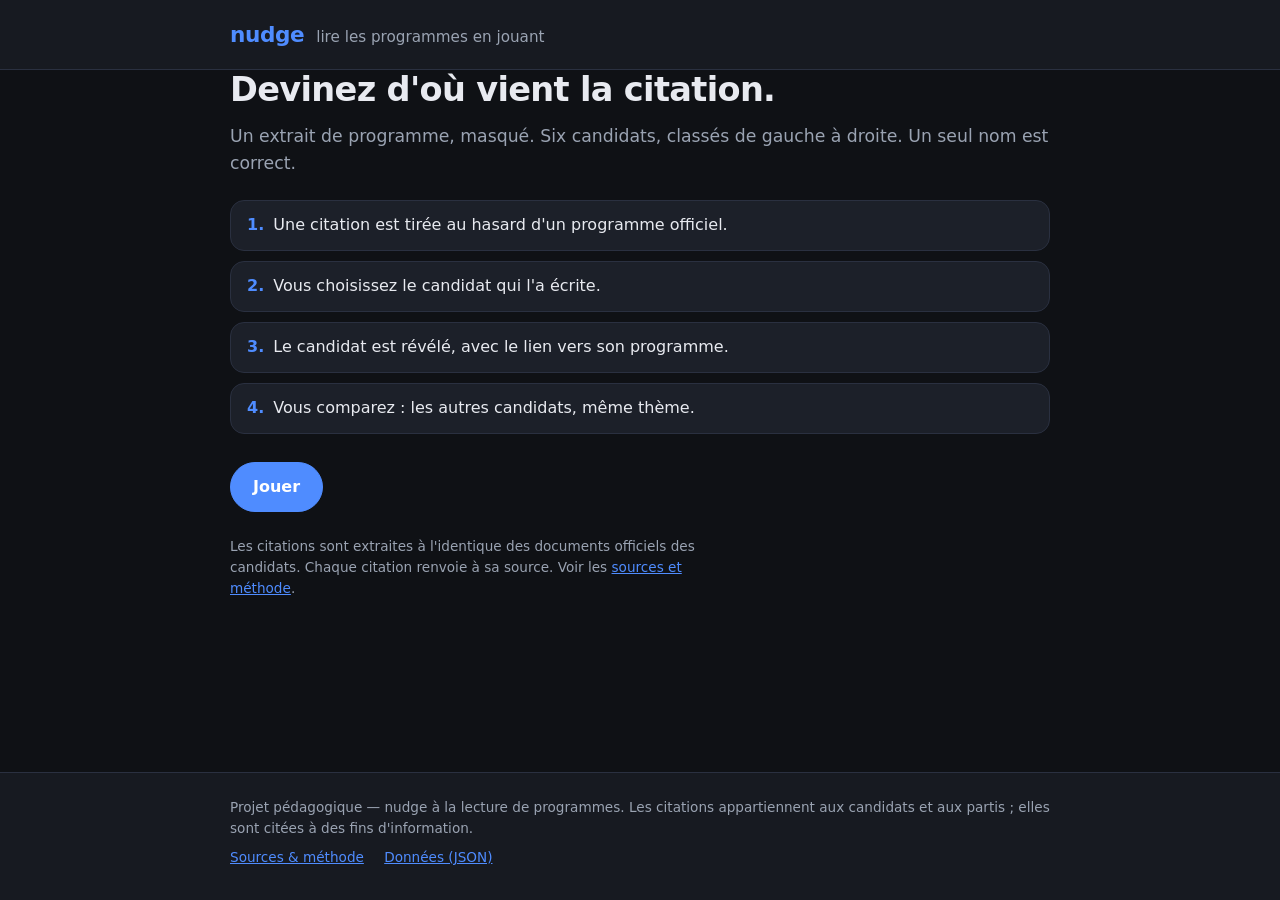
<file: index.html>
<!DOCTYPE html>
<html lang="fr">
<head>
  <meta charset="UTF-8" />
  <meta name="viewport" content="width=device-width, initial-scale=1.0" />
  <title>Nudge — lire les programmes en jouant</title>
  <meta name="description" content="Un jeu pour lire directement des extraits de programmes électoraux : devinez à quel candidat appartient chaque citation." />
  <link rel="stylesheet" href="css/style.css" />
</head>
<body>
  <header class="site-header">
    <div class="container">
      <span class="logo">nudge</span>
      <span class="tagline">lire les programmes en jouant</span>
    </div>
  </header>

  <main class="container">
    <!-- Écran d'accueil -->
    <section id="ecran-accueil" class="ecran">
      <h1>Devinez d'où vient la citation.</h1>
      <p class="lead">
        Un extrait de programme, masqué. Six candidats, classés de gauche à droite.
        Un seul nom est correct.
      </p>
      <ul class="rules">
        <li><strong>1.</strong> Une citation est tirée au hasard d'un programme officiel.</li>
        <li><strong>2.</strong> Vous choisissez le candidat qui l'a écrite.</li>
        <li><strong>3.</strong> Le candidat est révélé, avec le lien vers son programme.</li>
        <li><strong>4.</strong> Vous comparez : les autres candidats, même thème.</li>
      </ul>
      <button id="btn-jouer" class="btn btn-primary">Jouer</button>
      <p class="note">
        Les citations sont extraites à l'identique des documents officiels des candidats.
        Chaque citation renvoie à sa source. Voir les
        <a href="sources.html" target="_blank" rel="noopener">sources et méthode</a>.
      </p>
    </section>

    <!-- Écran de jeu -->
    <section id="ecran-jeu" class="ecran hidden">
      <div class="jeu-entete">
        <div class="theme-badge" id="theme-badge"></div>
        <div class="score-display" aria-live="polite">
          <span>Votre score</span>
          <strong id="score">0 / 0</strong>
        </div>
      </div>
      <blockquote class="citation" id="citation"></blockquote>
      <p class="question">À quel candidat appartient cet extrait ?</p>
      <div class="candidats" id="candidats"></div>
    </section>

    <!-- Écran de révélation / comparaison -->
    <section id="ecran-revelation" class="ecran hidden">
      <div class="reveal-head">
        <div class="reveal-meta">
          <div class="theme-badge" id="reveal-theme"></div>
          <div class="score-display" aria-live="polite">
            <span>Votre score</span>
            <strong id="score-reveal">0 / 0</strong>
          </div>
        </div>
        <p id="answer-result" class="answer-result" role="status" aria-live="polite"></p>
        <h2>Comparaison du thème</h2>
        <p class="lead">Citations et part des joueurs ayant choisi chaque candidat.</p>
      </div>
      <p id="stats-status" class="stats-status" role="status" aria-live="polite"></p>
      <div class="comparaison" id="comparaison"></div>
      <div class="actions">
        <button id="btn-retour-jeu" class="btn">Rejouer</button>
      </div>
    </section>
  </main>

  <footer class="site-footer">
    <div class="container">
      <p>
        Projet pédagogique — nudge à la lecture de programmes. Les citations appartiennent
        aux candidats et aux partis ; elles sont citées à des fins d'information.
      </p>
      <p class="footer-links">
        <a href="sources.html" target="_blank" rel="noopener">Sources &amp; méthode</a>
        <a href="data/programmes.json" target="_blank" rel="noopener">Données (JSON)</a>
      </p>
    </div>
  </footer>

  <script src="js/stats-config.js"></script>
  <script src="js/app.js"></script>
</body>
</html>
</file>
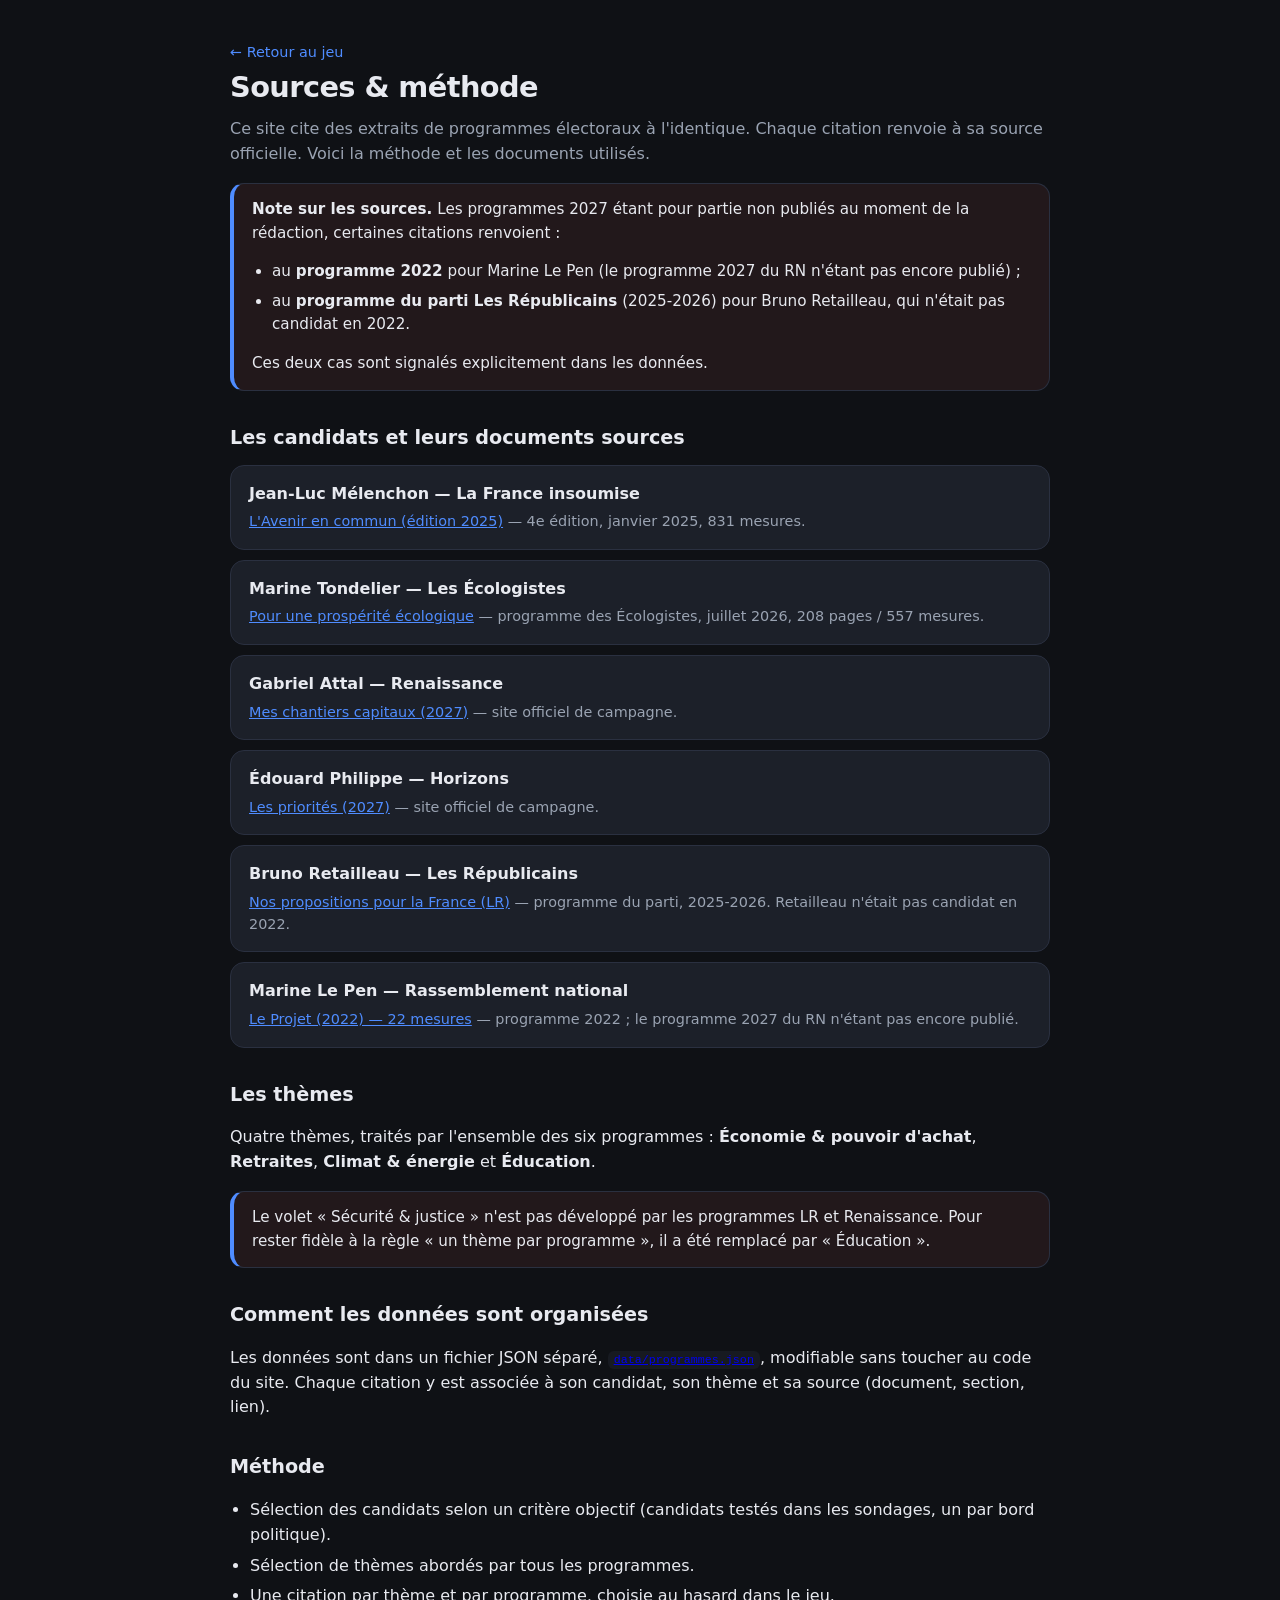
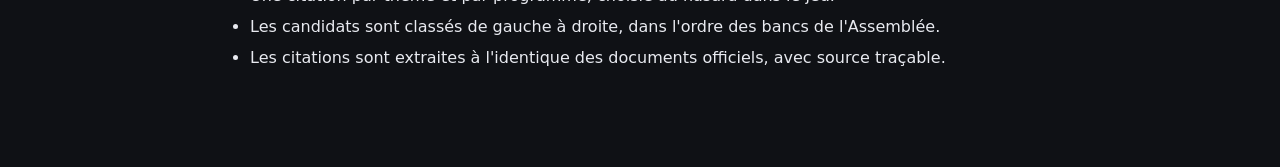
<file: sources.html>
<!DOCTYPE html>
<html lang="fr">
<head>
  <meta charset="UTF-8" />
  <meta name="viewport" content="width=device-width, initial-scale=1.0" />
  <title>Sources &amp; méthode — Nudge</title>
  <style>
    :root {
      --bg: #0f1115; --bg-soft: #171a21; --card: #1c2029;
      --text: #e8eaf0; --muted: #9aa3b2; --accent: #4f8cff;
      --border: #2a3040; --radius: 14px; --maxw: 860px;
    }
    * { box-sizing: border-box; }
    body {
      margin: 0; background: var(--bg); color: var(--text);
      font-family: system-ui, -apple-system, "Segoe UI", Roboto, sans-serif;
      line-height: 1.55;
    }
    .container { max-width: var(--maxw); margin: 0 auto; padding: 40px 20px 80px; }
    h1 { font-size: 1.8rem; margin: 0 0 8px; letter-spacing: -0.02em; }
    h2 { font-size: 1.2rem; margin: 32px 0 12px; }
    .lead { color: var(--muted); margin: 0 0 8px; }
    .back { color: var(--accent); text-decoration: none; font-size: 0.9rem; }
    .card {
      background: var(--card); border: 1px solid var(--border);
      border-radius: var(--radius); padding: 16px 18px; margin: 10px 0;
    }
    .card .nom { font-weight: 700; }
    .card .meta { color: var(--muted); font-size: 0.9rem; margin-top: 4px; }
    .card a { color: var(--accent); word-break: break-word; }
    .warn {
      background: rgba(255, 107, 107, 0.08); border: 1px solid var(--border);
      border-left: 4px solid var(--accent); border-radius: var(--radius);
      padding: 14px 18px; margin: 16px 0; font-size: 0.95rem;
    }
    ul { padding-left: 20px; }
    li { margin: 6px 0; }
    code {
      background: var(--bg-soft); padding: 2px 6px; border-radius: 6px;
      font-size: 0.9em;
    }
  </style>
</head>
<body>
  <div class="container">
    <a class="back" href="index.html">← Retour au jeu</a>
    <h1>Sources &amp; méthode</h1>
    <p class="lead">
      Ce site cite des extraits de programmes électoraux à l'identique. Chaque citation
      renvoie à sa source officielle. Voici la méthode et les documents utilisés.
    </p>

    <div class="warn">
      <strong>Note sur les sources.</strong> Les programmes 2027 étant pour partie non
      publiés au moment de la rédaction, certaines citations renvoient :
      <ul>
        <li>au <strong>programme 2022</strong> pour Marine Le Pen (le programme 2027 du RN
          n'étant pas encore publié) ;</li>
        <li>au <strong>programme du parti Les Républicains</strong> (2025-2026) pour Bruno
          Retailleau, qui n'était pas candidat en 2022.</li>
      </ul>
      Ces deux cas sont signalés explicitement dans les données.
    </div>

    <h2>Les candidats et leurs documents sources</h2>

    <div class="card">
      <div class="nom">Jean-Luc Mélenchon — La France insoumise</div>
      <div class="meta">
        <a href="https://melenchon2027.fr/programme2025/livre/" target="_blank" rel="noopener">L'Avenir en commun (édition 2025)</a>
        — 4e édition, janvier 2025, 831 mesures.
      </div>
    </div>

    <div class="card">
      <div class="nom">Marine Tondelier — Les Écologistes</div>
      <div class="meta">
        <a href="https://lesecologistes.fr/document/3N4JsAEmq6vsx42IITGNZa/vdef-programme-1.pdf" target="_blank" rel="noopener">Pour une prospérité écologique</a>
        — programme des Écologistes, juillet 2026, 208 pages / 557 mesures.
      </div>
    </div>

    <div class="card">
      <div class="nom">Gabriel Attal — Renaissance</div>
      <div class="meta">
        <a href="https://attalpresident.fr/programme" target="_blank" rel="noopener">Mes chantiers capitaux (2027)</a>
        — site officiel de campagne.
      </div>
    </div>

    <div class="card">
      <div class="nom">Édouard Philippe — Horizons</div>
      <div class="meta">
        <a href="https://www.edouardphilippe.fr/priorites" target="_blank" rel="noopener">Les priorités (2027)</a>
        — site officiel de campagne.
      </div>
    </div>

    <div class="card">
      <div class="nom">Bruno Retailleau — Les Républicains</div>
      <div class="meta">
        <a href="https://republicains.fr/nos-propositions/" target="_blank" rel="noopener">Nos propositions pour la France (LR)</a>
        — programme du parti, 2025-2026. Retailleau n'était pas candidat en 2022.
      </div>
    </div>

    <div class="card">
      <div class="nom">Marine Le Pen — Rassemblement national</div>
      <div class="meta">
        <a href="https://mlafrance.fr/pdfs/22-mesures-pour-2022.pdf" target="_blank" rel="noopener">Le Projet (2022) — 22 mesures</a>
        — programme 2022 ; le programme 2027 du RN n'étant pas encore publié.
      </div>
    </div>

    <h2>Les thèmes</h2>
    <p>
      Quatre thèmes, traités par l'ensemble des six programmes :
      <strong>Économie &amp; pouvoir d'achat</strong>, <strong>Retraites</strong>,
      <strong>Climat &amp; énergie</strong> et <strong>Éducation</strong>.
    </p>
    <div class="warn">
      Le volet « Sécurité &amp; justice » n'est pas développé par les programmes LR et
      Renaissance. Pour rester fidèle à la règle « un thème par programme », il a été
      remplacé par « Éducation ».
    </div>

    <h2>Comment les données sont organisées</h2>
    <p>
      Les données sont dans un fichier JSON séparé,
      <a href="data/programmes.json" target="_blank" rel="noopener"><code>data/programmes.json</code></a>,
      modifiable sans toucher au code du site. Chaque citation y est associée à son
      candidat, son thème et sa source (document, section, lien).
    </p>

    <h2>Méthode</h2>
    <ul>
      <li>Sélection des candidats selon un critère objectif (candidats testés dans les sondages, un par bord politique).</li>
      <li>Sélection de thèmes abordés par tous les programmes.</li>
      <li>Une citation par thème et par programme, choisie au hasard dans le jeu.</li>
      <li>Les candidats sont classés de gauche à droite, dans l'ordre des bancs de l'Assemblée.</li>
      <li>Les citations sont extraites à l'identique des documents officiels, avec source traçable.</li>
    </ul>
  </div>
</body>
</html>
</file>
<file: css/style.css>
:root {
  --bg: #0f1115;
  --bg-soft: #171a21;
  --card: #1c2029;
  --card-hover: #232836;
  --text: #e8eaf0;
  --muted: #9aa3b2;
  --accent: #4f8cff;
  --accent-soft: #2b4a86;
  --success: #3ecf8e;
  --error: #ff6b6b;
  --border: #2a3040;
  --radius: 14px;
  --maxw: 860px;
}

* { box-sizing: border-box; }

html, body {
  margin: 0;
  padding: 0;
}

body {
  background: var(--bg);
  color: var(--text);
  font-family: system-ui, -apple-system, "Segoe UI", Roboto, sans-serif;
  line-height: 1.55;
  min-height: 100vh;
  display: flex;
  flex-direction: column;
}

.container {
  width: 100%;
  max-width: var(--maxw);
  margin: 0 auto;
  padding: 0 20px;
}

main {
  flex: 1;
  padding: 40px 0 60px;
}

/* Header */
.site-header {
  padding: 18px 0;
  border-bottom: 1px solid var(--border);
  background: var(--bg-soft);
}
.site-header .container {
  display: flex;
  align-items: baseline;
  gap: 12px;
}
.logo {
  font-weight: 800;
  font-size: 1.35rem;
  letter-spacing: -0.02em;
  color: var(--accent);
}
.tagline {
  color: var(--muted);
  font-size: 0.95rem;
}

/* Ecrans */
.ecran { animation: fade 0.25s ease; }
.hidden { display: none; }
@keyframes fade {
  from { opacity: 0; transform: translateY(6px); }
  to { opacity: 1; transform: translateY(0); }
}

h1 {
  font-size: 2.1rem;
  line-height: 1.2;
  margin: 0 0 12px;
  letter-spacing: -0.02em;
}
.lead {
  color: var(--muted);
  font-size: 1.08rem;
  margin: 0 0 24px;
}

.rules {
  list-style: none;
  padding: 0;
  margin: 0 0 28px;
  display: grid;
  gap: 10px;
}
.rules li {
  background: var(--card);
  border: 1px solid var(--border);
  border-radius: var(--radius);
  padding: 12px 16px;
  color: var(--text);
}
.rules strong { color: var(--accent); margin-right: 4px; }

.note {
  color: var(--muted);
  font-size: 0.85rem;
  margin-top: 24px;
  max-width: 60ch;
}
.note a { color: var(--accent); }

/* Boutons */
.btn {
  font: inherit;
  font-weight: 600;
  border: 1px solid var(--border);
  background: var(--card);
  color: var(--text);
  padding: 12px 22px;
  border-radius: 999px;
  cursor: pointer;
  transition: background 0.15s, transform 0.05s;
}
.btn:hover { background: var(--card-hover); }
.btn:active { transform: translateY(1px); }
.btn-primary {
  background: var(--accent);
  border-color: var(--accent);
  color: #fff;
}
.btn-primary:hover { background: #3d77f0; }

/* Badge thème */
.jeu-entete {
  display: flex;
  justify-content: space-between;
  align-items: flex-start;
  gap: 16px;
  flex-wrap: wrap;
}
.theme-badge {
  display: inline-block;
  background: var(--accent-soft);
  color: #cfe0ff;
  font-size: 0.8rem;
  font-weight: 600;
  letter-spacing: 0.03em;
  text-transform: uppercase;
  padding: 5px 12px;
  border-radius: 999px;
  margin-bottom: 18px;
}
.score-display {
  display: flex;
  flex-direction: column;
  align-items: flex-end;
  color: var(--muted);
  font-size: 0.82rem;
  line-height: 1.3;
}
.score-display strong { color: var(--text); font-size: 1rem; }
.reveal-meta {
  display: flex;
  justify-content: space-between;
  align-items: flex-start;
  gap: 16px;
  flex-wrap: wrap;
}
.answer-result { margin: 0 0 12px; font-weight: 700; }
.answer-result.good { color: var(--success); }
.answer-result.bad { color: var(--error); }

/* Citation */
.citation {
  margin: 0 0 8px;
  padding: 26px 28px;
  background: var(--card);
  border: 1px solid var(--border);
  border-left: 4px solid var(--accent);
  border-radius: var(--radius);
  font-size: 1.35rem;
  line-height: 1.5;
  font-weight: 500;
}
.question {
  color: var(--muted);
  margin: 22px 0 14px;
}

/* Liste des candidats */
.candidats {
  display: grid;
  grid-template-columns: repeat(2, 1fr);
  gap: 12px;
}
.candidat {
  text-align: left;
  font: inherit;
  background: var(--card);
  border: 1px solid var(--border);
  border-radius: var(--radius);
  padding: 16px;
  cursor: pointer;
  transition: background 0.15s, border-color 0.15s;
  display: flex;
  flex-direction: column;
  gap: 4px;
}
.candidat:hover:not(:disabled) {
  background: var(--card-hover);
  border-color: var(--accent);
}
.candidat:disabled { cursor: default; }
.candidat .nom { font-weight: 700; font-size: 1.02rem; }
.candidat .parti { color: var(--muted); font-size: 0.85rem; }

.stats-status { margin: 0; color: var(--muted); font-size: 0.85rem; }
.stats-status:empty { display: none; }

.actions { margin-top: 22px; display: flex; gap: 12px; flex-wrap: wrap; }

/* Révélation / comparaison */
.reveal-head h2 { margin: 14px 0 6px; font-size: 1.5rem; }
.comparaison {
  display: grid;
  gap: 14px;
}
.carte {
  background: var(--card);
  border: 1px solid var(--border);
  border-radius: var(--radius);
  padding: 18px 20px;
}
.carte .entete {
  display: flex;
  justify-content: space-between;
  align-items: baseline;
  gap: 10px;
  margin-bottom: 10px;
  flex-wrap: wrap;
}
.carte .entete .nom { font-weight: 700; }
.carte .entete .bord { color: var(--muted); font-size: 0.85rem; }
.carte .entete a { color: var(--accent); font-size: 0.85rem; }
.carte-extrait {
  display: grid;
  grid-template-columns: minmax(0, 1fr) auto;
  align-items: center;
  gap: 16px;
}
.stats-percent {
  min-width: 64px;
  padding: 7px 10px;
  border: 1px solid var(--border);
  border-radius: var(--radius);
  background: var(--bg-soft);
  color: var(--text);
  font-size: 1rem;
  font-weight: 700;
  font-variant-numeric: tabular-nums;
  text-align: center;
}
.carte-marqueurs { display: flex; gap: 6px; flex-wrap: wrap; }
.marqueur {
  padding: 2px 8px;
  border-radius: 999px;
  font-size: 0.75rem;
  font-weight: 700;
  white-space: nowrap;
}
.marqueur-choix { color: var(--error); background: rgba(255, 107, 107, 0.12); }
.marqueur-bonne-reponse { color: var(--success); background: rgba(62, 207, 142, 0.12); }
.carte blockquote {
  margin: 0;
  font-size: 1.05rem;
  line-height: 1.5;
}
.carte .src {
  margin-top: 10px;
  color: var(--muted);
  font-size: 0.8rem;
}
.carte .src a { color: var(--accent); }
.carte.choix-joueur { border-color: var(--error); }
.carte.surbrillance { border-color: var(--success); }

/* Footer */
.site-footer {
  border-top: 1px solid var(--border);
  padding: 24px 0;
  color: var(--muted);
  font-size: 0.85rem;
  background: var(--bg-soft);
}
.site-footer p { margin: 0 0 8px; }
.footer-links a { color: var(--accent); margin-right: 16px; }

/* Responsive */
@media (max-width: 560px) {
  h1 { font-size: 1.7rem; }
  .citation { font-size: 1.15rem; padding: 20px; }
  .candidats { grid-template-columns: 1fr; }
  .carte-extrait { grid-template-columns: 1fr; }
  .stats-percent { justify-self: start; }
}
</file>
